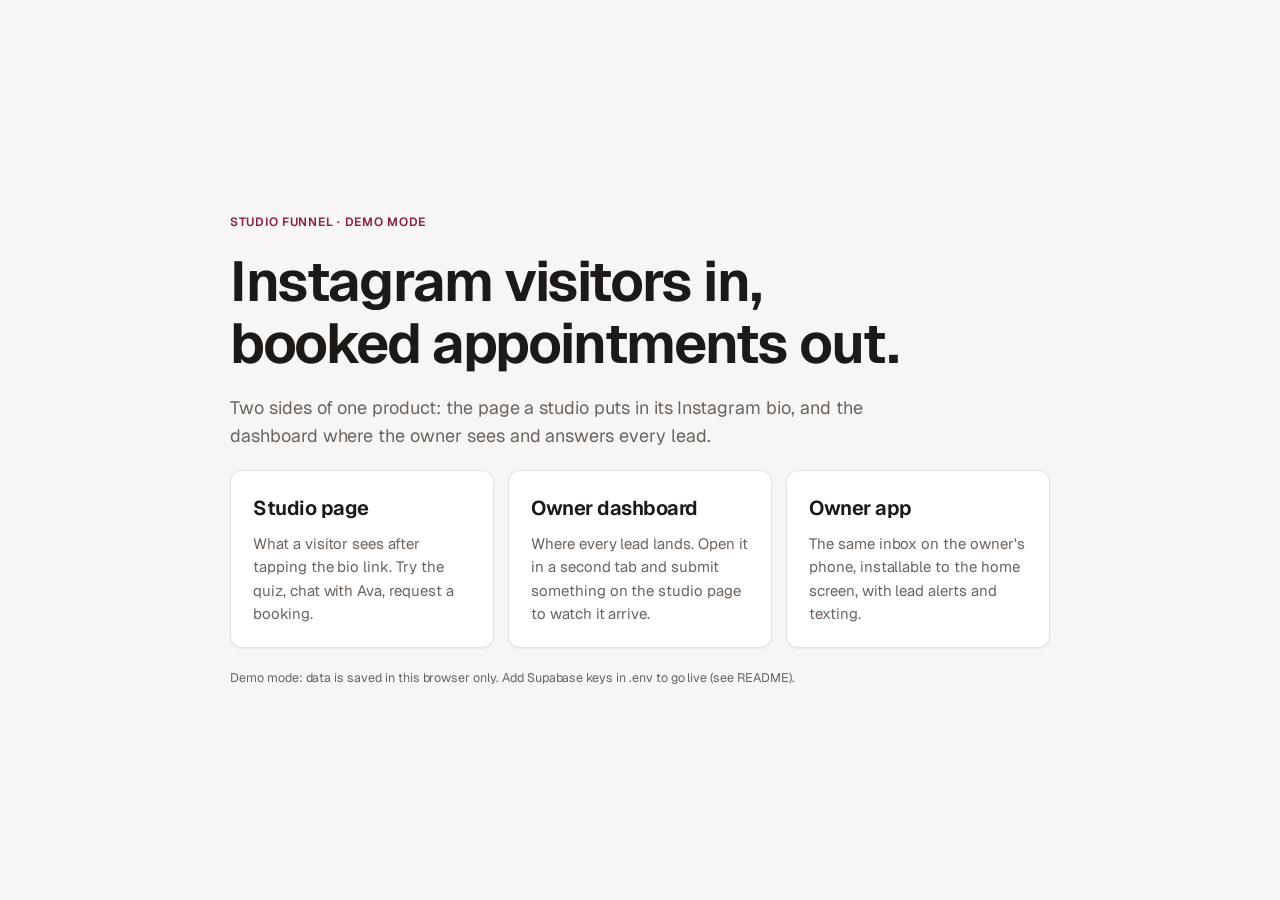
<file: index.html>
<!doctype html>
<html lang="en">
  <head>
    <meta charset="UTF-8" />
    <meta name="viewport" content="width=device-width, initial-scale=1.0, viewport-fit=cover" />
    <meta name="robots" content="noindex" />
<title>Studio Funnel</title>
    <meta name="theme-color" content="#8B1E46" />
    <link rel="manifest" href="/manifest.webmanifest" />
    <link rel="icon" href="/icons/icon-192.png" />
    <link rel="apple-touch-icon" href="/icons/apple-touch-icon.png" />
    <meta name="apple-mobile-web-app-capable" content="yes" />
    <meta name="mobile-web-app-capable" content="yes" />
    <meta name="apple-mobile-web-app-title" content="Leads" />
    <meta name="apple-mobile-web-app-status-bar-style" content="default" />
    <link rel="preconnect" href="https://fonts.googleapis.com" />
    <link rel="stylesheet" href="https://fonts.googleapis.com/css2?family=Geist:wght@300..800&family=Geist+Mono:wght@400;500&display=swap" />
  </head>
  <body>
    <div id="root"></div>
    <link rel="stylesheet" href="/main.css?v=1791547062" /><script type="module" src="/main.js?v=1791547062"></script>
  </body>
</html>
</file>
<file: main.css>
:root{--bg:#f7f6f4;--surface:#fff;--sunk:#f3f1ee;--ink:#1c1917;--muted:#6b635e;--line:#e6e1dc;--accent:#8b1e46;--accent-ink:#fff;--accent-soft:#f7edf1;--gold:#a16207;--good:#15803d;--good-soft:#eaf5ee;--warn:#b45309;--warn-soft:#fdf3e5;--bad:#b91c1c;--bad-soft:#fceded;--ig:#a21caf;--ig-soft:#f9eefb;--meta:#1d4ed8;--meta-soft:#eef3fe;--g:#047857;--g-soft:#eaf6f0;--site:#57534e;--site-soft:#f2f0ed;--t1:#ede9e5;--t2:#e2dcd6;--t3:#f3f0ec;--t4:#d6cfc8;--out-bg:#8b1e46;--out-ink:#fff;--nav-bg:#1c1917;--nav-ink:#e7e5e4;--nav-muted:#a8a29e;--nav-hover:#292524;--nav-line:#2e2a27;--display:"Geist","Inter",system-ui,-apple-system,"Segoe UI",sans-serif;--body:"Geist","Inter",system-ui,-apple-system,"Segoe UI",sans-serif;--mono:"Geist Mono",ui-monospace,"SFMono-Regular",Menlo,monospace;--shadow-sm:0 1px 2px #1010180f;--shadow:0 1px 2px #1010180d,0 4px 12px #1010180f;--shadow-lg:0 12px 40px #10101829;--buncss-light:initial;--buncss-dark: ;color-scheme:light}@media (prefers-color-scheme:dark){:root:not([data-theme=light]){--bg:#0e0c0b;--surface:#171412;--sunk:#1f1b19;--ink:#efebe8;--muted:#a8a09a;--line:#2d2826;--accent:#e07fa2;--accent-ink:#1f0a12;--accent-soft:#2c1620;--gold:#facc15;--good:#4ade80;--good-soft:#10261a;--warn:#fbbf24;--warn-soft:#2a1e0c;--bad:#f87171;--bad-soft:#2b1414;--ig:#e879f9;--ig-soft:#2a1330;--meta:#8ab4ff;--meta-soft:#121e36;--g:#34d399;--g-soft:#0e2620;--site:#d4d4d8;--site-soft:#1f1f25;--t1:#211d1b;--t2:#2a2522;--t3:#1b1816;--t4:#332d2a;--out-bg:#6b1a38;--out-ink:#fbeaf2;--nav-bg:#0a0908;--nav-ink:#e7e5e4;--nav-muted:#a8a29e;--nav-hover:#1c1917;--nav-line:#26221f;--shadow-sm:0 1px 2px #0006;--shadow:0 1px 2px #0006,0 4px 12px #0000004d;--shadow-lg:0 12px 40px #00000080;--buncss-light: ;--buncss-dark:initial;color-scheme:dark}}:root[data-theme=dark]{--bg:#0e0c0b;--surface:#171412;--sunk:#1f1b19;--ink:#efebe8;--muted:#a8a09a;--line:#2d2826;--accent:#e07fa2;--accent-ink:#1f0a12;--accent-soft:#2c1620;--gold:#facc15;--good:#4ade80;--good-soft:#10261a;--warn:#fbbf24;--warn-soft:#2a1e0c;--bad:#f87171;--bad-soft:#2b1414;--ig:#e879f9;--ig-soft:#2a1330;--meta:#8ab4ff;--meta-soft:#121e36;--g:#34d399;--g-soft:#0e2620;--site:#d4d4d8;--site-soft:#1f1f25;--t1:#211d1b;--t2:#2a2522;--t3:#1b1816;--t4:#332d2a;--out-bg:#6b1a38;--out-ink:#fbeaf2;--nav-bg:#0a0908;--nav-ink:#e7e5e4;--nav-muted:#a8a29e;--nav-hover:#1c1917;--nav-line:#26221f;--shadow-sm:0 1px 2px #0006;--shadow:0 1px 2px #0006,0 4px 12px #0000004d;--shadow-lg:0 12px 40px #00000080;--buncss-light: ;--buncss-dark:initial;color-scheme:dark}*{box-sizing:border-box}html,body{margin:0}body{background:var(--bg);color:var(--ink);font-family:var(--body);-webkit-font-smoothing:antialiased;font-size:16px;line-height:1.55}h1,h2,h3{text-wrap:balance;margin:0;line-height:1.1}p{margin:0}button,input,select,textarea{font:inherit;color:inherit}a{color:var(--accent)}img{max-width:100%}:-webkit-any(button,a,input,select,textarea):focus-visible{outline:3px solid var(--accent);outline-offset:2px}:-moz-any(button,a,input,select,textarea):focus-visible{outline:3px solid var(--accent);outline-offset:2px}:is(button,a,input,select,textarea):focus-visible{outline:3px solid var(--accent);outline-offset:2px}[hidden]{display:none!important}.display{font-family:var(--display);font-weight:600}.eyebrow{letter-spacing:.1em;text-transform:uppercase;color:var(--accent);font-size:12px;font-weight:700}.muted{color:var(--muted)}.fine{color:var(--muted);font-size:12px}.stack{display:flex;flex-direction:column;gap:8px}.row{display:flex;flex-wrap:wrap;align-items: center;gap:8px}.sr-only{position:absolute;overflow:hidden;clip:rect(0 0 0 0);white-space:nowrap;width:1px;height:1px}.btn{background:var(--accent);color:var(--accent-ink);cursor:pointer;display:inline-flex;text-decoration:none;text-align:center;border:none;border-radius:999px;justify-content:center;align-items: center;gap:8px;min-height:52px;padding:0 22px;font-size:16px;font-weight:700}.btn.alt{background:var(--surface);color:var(--ink);border:1.5px solid var(--line)}.btn.sm{min-height:40px;padding:0 14px;font-size:14px}.btn.block{width:100%}.btn.danger{background:var(--bad);color:#fff}.btn:disabled{opacity:.55;cursor:not-allowed}.lnk{color:var(--accent);cursor:pointer;text-decoration:none;display:inline-flex;background:0 0;border:none;align-items: center;min-height:44px;padding:8px 0;font-size:15px;font-weight:700}.iconbtn{border:1.5px solid var(--line);background:var(--surface);display:inline-flex;cursor:pointer;border-radius:50%;flex-shrink:0;justify-content:center;align-items: center;width:44px;height:44px}.mark{background:var(--accent);color:var(--accent-ink);display:inline-flex;font-family:var(--display);border-radius:50%;flex-shrink:0;justify-content:center;align-items: center;width:36px;height:36px;font-size:14px;font-weight:600}label.field{display:flex;flex-direction:column;gap:6px;font-size:14px;font-weight:600}.input,input.input,textarea.input,select.input{border:1.5px solid var(--line);background:var(--surface);border-radius:8px;min-height:48px;padding:0 14px;font-size:16px}textarea.input{resize:vertical;min-height:84px;padding:12px 14px}.input:focus{outline:2px solid var(--accent);outline-offset:1px;border-color:var(--accent)}.err{color:var(--bad);font-size:13px;font-weight:600}.chips{display:flex;flex-wrap:wrap;gap:8px}.chip{border:1.5px solid var(--line);background:var(--surface);cursor:pointer;border-radius:999px;min-height:44px;padding:8px 16px;font-size:15px;font-weight:600}.chip.on{border:2px solid var(--accent);background:var(--accent-soft)}.card{background:var(--surface);border:1px solid var(--line);border-radius:10px;padding:16px 18px}.okmark{background:var(--good);color:var(--surface);display:flex;border-radius:50%;justify-content:center;align-items: center;width:64px;height:64px}.line{display:flex;font-variant-numeric:tabular-nums;justify-content:space-between;gap:10px}.tl-row{display:flex;gap:14px;font-size:15px}.tl-row b{color:var(--accent);flex-shrink:0;width:110px;font-size:14px}.home{display:flex;align-items: center;min-height:100vh;padding-block-start:40px;padding-block-end:40px;padding-inline-start:20px;padding-inline-end:20px}.home-in{display:flex;flex-direction:column;gap:20px;max-width:820px;margin:0 auto}.home h1{font-size:clamp(36px,6vw,56px)}.lede{max-width:60ch;font-size:18px}.home-cards{display:grid;grid-template-columns:repeat(3,minmax(0,1fr));gap:14px}@media (max-width:900px){.home-cards{grid-template-columns:repeat(2,minmax(0,1fr))}}@media (max-width:640px){.home-cards{grid-template-columns:minmax(0,1fr)}}.home-card{display:flex;background:var(--surface);border:1.5px solid var(--line);color:var(--ink);text-decoration:none;border-radius:12px;flex-direction:column;gap:8px;padding:22px}.home-card:hover{border-color:var(--accent)}.home-card b{font-size:20px;font-family:var(--display)}.home-card span{color:var(--muted);font-size:15px}.fbar{position:sticky;z-index:5;background:var(--bg);border-bottom:1px solid var(--line);top:0}.fbar .in{display:flex;align-items: center;gap:12px;max-width:1080px;margin:0 auto;padding:10px 20px}.fbar .logo{display:flex;cursor:pointer;background:0 0;border:none;align-items: center;gap:10px;padding:0;font-size:15px;font-weight:700}.fbar .sp{flex:1}.sec{display:flex;flex-direction:column;gap:24px;max-width:1080px;margin:0 auto;padding-block-start:56px;padding-block-end:56px;padding-inline-start:20px;padding-inline-end:20px}.sec h2{font-size:clamp(28px,4vw,40px);font-family:var(--display);font-weight:600}.hero{display:grid;grid-template-columns:minmax(0,1.1fr)minmax(0,.9fr);align-items: center;gap:40px;padding-top:40px}@media (max-width:820px){.hero{grid-template-columns:minmax(0,1fr)}}.hero h1{font-size:clamp(40px,7vw,68px);font-family:var(--display);font-weight:600}.hero h1 em{color:var(--accent);font-style:italic;font-weight:500}.trust{display:flex;color:var(--muted);flex-wrap:wrap;gap:8px 18px;font-size:14px}.trust b{color:var(--ink)}.stars{color:var(--gold);letter-spacing:1px}.photo{background:var(--t2);display:flex;border-radius:14px;align-items: flex-end;max-width:100%;padding:16px}.photo .cap{background:var(--surface);display:flex;border-radius:8px;flex-direction:column;padding:8px 12px;font-size:13px}.goals{display:grid;grid-template-columns:repeat(4,minmax(0,1fr));gap:12px}@media (max-width:820px){.goals{grid-template-columns:repeat(2,minmax(0,1fr))}}.goal{border:1.5px solid var(--line);background:var(--surface);text-align:left;cursor:pointer;display:flex;border-radius:12px;flex-direction:column;justify-content:space-between;gap:10px;min-height:120px;padding:18px}.goal:hover{border-color:var(--accent)}.goal b{font-family:var(--display);font-size:24px;font-weight:600}.goal span{color:var(--muted);font-size:14px}.gal{display:grid;grid-template-columns:repeat(3,minmax(0,1fr));gap:10px}@media (max-width:620px){.gal{grid-template-columns:repeat(2,minmax(0,1fr))}}.gal div{aspect-ratio:1;display:flex;border-radius:10px;flex-direction:column;justify-content:flex-end;padding:12px;font-size:13px;font-weight:700}.gal small{color:var(--muted);font-weight:500}.steps3{display:grid;grid-template-columns:repeat(3,minmax(0,1fr));gap:16px}@media (max-width:820px){.steps3{grid-template-columns:minmax(0,1fr)}}.stp{background:var(--surface);border:1px solid var(--line);display:flex;border-radius:12px;flex-direction:column;gap:8px;padding:22px}.stp .n{background:var(--accent-soft);color:var(--accent);display:flex;border-radius:50%;justify-content:center;align-items: center;width:34px;height:34px;font-weight:700}.prices{background:var(--surface);border:1px solid var(--line);border-radius:12px;padding:4px 20px}.pr{display:flex;border-bottom:1px solid var(--line);justify-content:space-between;align-items:baseline;gap:16px;padding:16px 0}.pr:last-child{border:none}.pr .p{font-variant-numeric:tabular-nums;white-space:nowrap;font-weight:700}.revs{display:grid;grid-template-columns:repeat(3,minmax(0,1fr));gap:14px}@media (max-width:820px){.revs{grid-template-columns:minmax(0,1fr)}}.faqs{display:flex;flex-direction:column;gap:10px;max-width:760px}.faq{background:var(--surface);border:1px solid var(--line);overflow:hidden;border-radius:10px}.faq>button{display:flex;cursor:pointer;text-align:left;background:0 0;border:none;align-items: center;gap:12px;width:100%;min-height:56px;padding:14px 18px;font-weight:700}.faq>button span{flex:1}.faq .a{color:var(--muted);padding:0 18px 16px;font-size:15px}.artist{display:grid;grid-template-columns:minmax(0,.8fr)minmax(0,1.2fr);align-items: center;gap:32px}@media (max-width:820px){.artist{grid-template-columns:minmax(0,1fr)}}.band{background:var(--ink);color:var(--bg)}.band h2{color:var(--bg)}.band .btn{background:var(--bg);color:var(--ink)}.band .btn.alt{color:var(--bg);border-color:var(--bg);background:0 0}.ffoot .sec{color:var(--muted);flex-flow:wrap;gap:24px 48px;padding-block-start:32px;padding-block-end:110px;font-size:14px}.ffoot b{color:var(--ink);display:block}.sticky-cta{position:fixed;z-index:6;padding:10px 16px calc(10px + env(safe-area-inset-bottom,0px));background:var(--bg);border-top:1px solid var(--line);display:flex;bottom:0;left:0;right:0}.sticky-cta .btn{flex:1;min-height:50px}@media (min-width:821px){.sticky-cta{display:none}}.flow{display:flex;flex-direction:column;gap:16px;max-width:560px;margin:0 auto;padding-block-start:20px;padding-block-end:120px;padding-inline-start:20px;padding-inline-end:20px}.fhead{display:flex;align-items: center;gap:12px}.prog{display:flex;flex:1;gap:6px}.prog i{background:var(--line);border-radius:3px;flex:1;height:6px}.prog i.on{background:var(--accent)}.q{font-size:clamp(28px,5vw,36px);font-family:var(--display);font-weight:600}.opt{display:flex;border:1.5px solid var(--line);background:var(--surface);cursor:pointer;text-align:left;border-radius:12px;align-items: center;gap:14px;width:100%;min-height:68px;padding:14px 18px}.opt:hover{border-color:var(--accent)}.opt .t{display:block;font-size:17px;font-weight:700}.opt .d{color:var(--muted);font-size:14px}.opt.on{border:2px solid var(--accent);background:var(--accent-soft)}.box{border:1.5px solid var(--muted);display:flex;border-radius:7px;flex-shrink:0;justify-content:center;align-items: center;width:24px;height:24px}.opt.on .box{background:var(--accent);border-color:var(--accent);color:var(--accent-ink)}.facts{display:grid;grid-template-columns:repeat(3,minmax(0,1fr));gap:8px}.facts .card{padding:12px 14px}.facts b{display:block;font-variant-numeric:tabular-nums;font-size:19px}.facts span{color:var(--muted);font-size:12px}.ba{display:flex;gap:8px}.ba div{aspect-ratio:1;display:flex;border-radius:10px;flex:1;align-items: flex-end;padding:12px;font-size:13px;font-weight:700}.days{display:flex;overflow-x:auto;gap:8px;padding-bottom:4px}.day{border:1.5px solid var(--line);background:var(--surface);cursor:pointer;border-radius:10px;flex-shrink:0;min-width:66px;height:66px;font-size:14px;font-weight:600}.day.on{background:var(--accent);border-color:var(--accent);color:var(--accent-ink)}.times{display:grid;grid-template-columns:repeat(2,minmax(0,1fr));gap:8px}.bub{white-space:pre-line;max-width:85%;padding:12px 16px;font-size:15px}.bub.me{background:var(--accent);color:var(--accent-ink);border-radius:14px 14px 4px;align-self: flex-end}.bub.her{background:var(--surface);border:1px solid var(--line);border-radius:14px 14px 14px 4px}.fab{position:fixed;right:16px;bottom:calc(84px + env(safe-area-inset-bottom,0px));z-index:7;display:flex;border:1.5px solid var(--line);background:var(--surface);cursor:pointer;border-radius:999px;align-items: center;gap:10px;min-height:52px;padding:6px 18px 6px 6px;font-size:15px;font-weight:700;box-shadow:0 6px 24px #22171a29}.fab .mark{width:40px;height:40px}.fab .live{background:var(--good);border-radius:50%;width:9px;height:9px;margin-left:-2px}.fab.low{bottom:calc(16px + env(safe-area-inset-bottom,0px))}@media (min-width:821px){.fab,.fab.low{bottom:24px}}.chat{position:fixed;z-index:9;background:var(--bg);border:1px solid var(--line);display:flex;overflow:hidden;border-radius:14px;flex-direction:column;width:min(420px,100vw - 32px);height:min(680px,100vh - 32px);bottom:16px;right:16px;box-shadow:0 18px 48px #22171a3d}@media (max-width:620px){.chat{border:none;border-radius:0;width:auto;height:auto;inset:0}}.chead{display:flex;border-bottom:1px solid var(--line);background:var(--surface);align-items: center;gap:12px;padding:14px 16px}.chead .who{display:flex;flex-direction:column;flex:1;line-height:1.3}.chead .who span{color:var(--muted);font-size:12px}.cbody{overflow-y:auto;display:flex;flex-direction:column;flex:1;gap:10px;padding:16px}.bot{display:flex;align-items: flex-end;gap:8px}.bot .mark{width:28px;height:28px;font-size:11px}.qrs{display:flex;flex-wrap:wrap;gap:6px;padding-left:36px}.qr{border:1.5px solid var(--accent);background:var(--surface);color:var(--accent);cursor:pointer;border-radius:999px;min-height:40px;padding:6px 14px;font-size:14px;font-weight:700}.cfoot{display:flex;border-top:1px solid var(--line);background:var(--surface);gap:8px;padding:10px 12px}.cfoot .input{border-radius:999px;flex:1;min-width:0;min-height:46px}.send{background:var(--accent);color:var(--accent-ink);cursor:pointer;display:flex;border:none;border-radius:50%;flex-shrink:0;justify-content:center;align-items: center;width:46px;height:46px}.disclose{color:var(--muted);text-align:center;background:var(--surface);padding:0 12px 8px;font-size:11px}.person{display:flex;background:var(--surface);border:1px solid var(--line);border-radius:10px;flex-direction:column;gap:8px;padding:14px 16px}.person .who2{display:flex;align-items: center;gap:12px}.num{font-variant-numeric:tabular-nums;user-select:all;font-weight:700}.shell{display:grid;grid-template-columns:232px minmax(0,1fr);min-height:100vh}.side{background:var(--surface);border-right:1px solid var(--line);display:flex;position:sticky;flex-direction:column;gap:4px;height:100vh;padding:18px 12px;top:0}.brand{display:flex;align-items: center;gap:10px;padding:4px 8px 18px}.brand b{display:block;font-size:14px}.brand span{color:var(--muted);font-size:12px}.nav{display:flex;text-decoration:none;color:var(--muted);position:relative;border-radius:8px;align-items: center;gap:10px;min-height:44px;padding:0 12px;font-weight:600}.nav:hover{background:var(--sunk);color:var(--ink)}.nav.on{background:var(--accent-soft);color:var(--accent)}.nav .cnt{background:var(--accent);color:var(--accent-ink);display:flex;border-radius:999px;justify-content:center;align-items: center;min-width:22px;height:22px;margin-left:auto;padding:0 7px;font-size:12px}.side .foot{background:var(--sunk);color:var(--muted);display:flex;border-radius:8px;flex-direction:column;gap:8px;margin-top:auto;padding:12px;font-size:12px}.dmain{display:flex;flex-direction:column;gap:20px;min-width:0;padding-block-start:24px;padding-block-end:40px;padding-inline-start:24px;padding-inline-end:24px;font-size:15px}.dmain h1{font-family:var(--display);font-size:28px;font-weight:600}.phead{display:flex;flex-wrap:wrap;justify-content:space-between;align-items: flex-end;gap:16px}.badge{background:var(--warn-soft);color:var(--warn);border-radius:999px;padding:4px 10px;font-size:12px;font-weight:700}@media (max-width:860px){.shell{grid-template-columns:minmax(0,1fr)}.side{position:fixed;padding:6px 6px calc(6px + env(safe-area-inset-bottom,0px));border-right:none;border-top:1px solid var(--line);z-index:20;flex-direction:row;justify-content:space-around;height:auto;inset:auto 0 0}.brand,.side .foot{display:none}.nav{flex-direction:column;flex:1;justify-content:center;gap:2px;min-height:52px;padding:4px 6px;font-size:11px}.nav .cnt{position:absolute;min-width:18px;height:18px;margin:0 -26px 0 0;padding:0 5px;font-size:10px;top:2px;right:50%}.dmain{padding-block-start:18px;padding-block-end:96px;padding-inline-start:16px;padding-inline-end:16px}}.tiles{display:grid;grid-template-columns:repeat(4,minmax(0,1fr));gap:12px}@media (max-width:860px){.tiles{grid-template-columns:repeat(2,minmax(0,1fr))}}.tile{background:var(--surface);border:1px solid var(--line);display:flex;border-radius:10px;flex-direction:column;gap:2px;padding:14px 16px}.tile b{font-variant-numeric:tabular-nums;font-size:26px;line-height:1.1}.tile span{color:var(--muted);font-size:13px}.tile.alert{border-color:var(--warn);background:var(--warn-soft)}.tile.alert span{color:var(--warn)}.pill{display:inline-flex;white-space:nowrap;border-radius:999px;align-items: center;padding:2px 9px;font-size:12px;font-weight:700}.pill.ig{background:var(--ig-soft);color:var(--ig)}.pill.meta{background:var(--meta-soft);color:var(--meta)}.pill.g{background:var(--g-soft);color:var(--g)}.pill.site{background:var(--site-soft);color:var(--site)}.pill.kind{background:var(--sunk);border:1px solid var(--line)}.pill.st-new{background:var(--accent-soft);color:var(--accent)}.pill.st-contacted{background:var(--sunk);color:var(--muted);border:1px solid var(--line)}.pill.st-booked{background:var(--good-soft);color:var(--good)}.pill.st-lost{background:var(--bad-soft);color:var(--bad)}.wait{color:var(--warn);font-size:12px;font-weight:700}.filters{display:flex;flex-wrap:wrap;gap:8px}.fchip{border:1.5px solid var(--line);background:var(--surface);cursor:pointer;border-radius:999px;min-height:36px;padding:0 14px;font-size:13px;font-weight:600}.fchip.on{background:var(--ink);border-color:var(--ink);color:var(--bg)}.inbox{display:grid;grid-template-columns:minmax(0,380px)minmax(0,1fr);align-items: start;gap:16px}@media (max-width:1060px){.inbox{grid-template-columns:minmax(0,1fr)}.inbox.open .list,.inbox:not(.open) .detail{display:none}}.list{background:var(--surface);border:1px solid var(--line);overflow:hidden;border-radius:12px}.item{display:flex;border:none;border-bottom:1px solid var(--line);cursor:pointer;text-align:left;text-decoration:none;color:var(--ink);background:0 0;gap:12px;width:100%;padding:14px 16px}.item:last-child{border-bottom:none}.item:hover{background:var(--sunk)}.item.on{background:var(--accent-soft)}.av{background:var(--sunk);border:1px solid var(--line);display:flex;border-radius:50%;flex-shrink:0;justify-content:center;align-items: center;width:40px;height:40px;font-weight:700}.item.isnew .av{background:var(--accent);color:var(--accent-ink);border-color:var(--accent)}.item .mid{display:flex;flex-direction:column;flex:1;gap:4px;min-width:0}.item .l1{display:flex;align-items: center;gap:8px}.item .l1 b{overflow:hidden;text-overflow:ellipsis;white-space:nowrap;flex:1;min-width:0}.item .l1 time{color:var(--muted);flex-shrink:0;font-size:12px}.item .snip{color:var(--muted);overflow:hidden;text-overflow:ellipsis;white-space:nowrap;font-size:13px}.detail{background:var(--surface);border:1px solid var(--line);display:flex;border-radius:12px;flex-direction:column;gap:18px;min-width:0;padding:20px}.dh{display:flex;flex-wrap:wrap;align-items: flex-start;gap:14px}.dh .who{display:flex;flex-direction:column;flex:1;gap:6px;min-width:180px}.dh h2{font-size:24px;font-family:var(--display);font-weight:600}.phone{font-variant-numeric:tabular-nums;user-select:all;font-weight:700}.grid2{display:grid;grid-template-columns:repeat(2,minmax(0,1fr));gap:12px}@media (max-width:620px){.grid2{grid-template-columns:minmax(0,1fr)}}.panel{background:var(--sunk);border:1px solid var(--line);display:flex;border-radius:10px;flex-direction:column;gap:10px;min-width:0;padding:14px 16px}.panel h3{letter-spacing:.08em;text-transform:uppercase;color:var(--muted);font-size:12px}.kv{display:grid;grid-template-columns:110px minmax(0,1fr);gap:4px 10px;margin:0;font-size:14px}.kv dt{color:var(--muted)}.kv dd{margin:0;font-weight:600}.tl{display:flex;border-left:2px solid var(--line);flex-direction:column;margin-left:6px}.ev{position:relative;padding:0 0 14px 18px;font-size:14px}.ev:before{content:"";position:absolute;background:var(--surface);border:2px solid var(--muted);border-radius:50%;width:12px;height:12px;top:5px;left:-7px}.ev.ev-source:before{border-color:var(--accent)}.ev.ev-auto:before,.ev.ev-status:before{border-color:var(--good)}.ev time{display:block;color:var(--muted);font-size:12px}.chatlog{display:flex;background:var(--surface);border:1px solid var(--line);border-radius:8px;flex-direction:column;gap:6px;margin-top:6px;padding:10px}.msg{border-radius:10px;max-width:88%;padding:7px 11px;font-size:13px}.msg.visitor{background:var(--sunk);border:1px solid var(--line);align-self: flex-start}.msg.bot{background:var(--accent-soft);align-self: flex-end}.dcard{background:var(--surface);border:1px solid var(--line);display:flex;border-radius:12px;flex-direction:column;gap:12px;min-width:0;padding:18px}.dcard h2{font-size:18px}.tw{overflow-x:auto}table{border-collapse:collapse;width:100%;min-width:600px;font-size:14px}th{text-align:left;letter-spacing:.06em;text-transform:uppercase;color:var(--muted);border-bottom:1px solid var(--line);padding:10px 12px;font-size:12px;font-weight:700}td{border-bottom:1px solid var(--line);vertical-align:middle;padding:12px}tr:last-child td{border-bottom:none}td.n,th.n{text-align:right;font-variant-numeric:tabular-nums}.frow{display:grid;grid-template-columns:180px minmax(0,1fr)64px;align-items: center;gap:12px;font-size:14px}@media (max-width:620px){.frow{grid-template-columns:110px minmax(0,1fr)52px}}.bar{background:var(--sunk);overflow:hidden;border-radius:8px;height:26px}.bar i{display:block;background:var(--accent);border-radius:8px;height:100%}.frow b{text-align:right;font-variant-numeric:tabular-nums}.conns{display:grid;grid-template-columns:repeat(2,minmax(0,1fr));gap:16px}@media (max-width:980px){.conns{grid-template-columns:minmax(0,1fr)}}.conn-top{display:flex;align-items: center;gap:12px}.conn-top>div{flex:1;min-width:0}.logo2{display:flex;border-radius:8px;flex-shrink:0;justify-content:center;align-items: center;width:44px;height:44px;font-weight:800}.logo2.ig{background:var(--ig-soft);color:var(--ig)}.logo2.meta{background:var(--meta-soft);color:var(--meta)}.logo2.g{background:var(--g-soft);color:var(--g)}.logo2.sms{background:var(--warn-soft);color:var(--warn)}.logo2.link{background:var(--site-soft);color:var(--site)}.status{border-radius:999px;padding:4px 10px;font-size:12px;font-weight:700}.status.on{background:var(--good-soft);color:var(--good)}.status.off{background:var(--sunk);color:var(--muted);border:1px solid var(--line)}.status.next{background:var(--warn-soft);color:var(--warn)}.copy{display:flex;align-items: center;gap:8px}.copy code{overflow-x:auto;white-space:nowrap;background:var(--sunk);border:1px solid var(--line);border-radius:10px;flex:1;min-width:0;padding:8px 10px;font-size:12.5px}.empty{text-align:center;color:var(--muted);padding:40px 20px}.toast{position:fixed;left:50%;bottom:calc(24px + env(safe-area-inset-bottom,0px));z-index:50;background:var(--ink);color:var(--bg);border-radius:10px;max-width:calc(100vw - 32px);padding:12px 18px;font-size:14px;font-weight:600;transform:translate(-50%)}@media (max-width:860px){.toast{bottom:calc(84px + env(safe-area-inset-bottom,0px))}}.login{display:flex;justify-content:center;align-items: center;min-height:100vh;padding:20px}.login form{display:flex;background:var(--surface);border:1px solid var(--line);border-radius:12px;flex-direction:column;gap:14px;width:min(400px,100%);padding:28px}.edit-row{display:grid;grid-template-columns:minmax(0,2fr)minmax(0,1fr)minmax(0,1fr)minmax(0,1fr)44px;align-items: center;gap:8px}@media (max-width:760px){.edit-row{grid-template-columns:minmax(0,1fr)minmax(0,1fr)}}.edit-row .input{min-height:42px;font-size:14px}@media (prefers-reduced-motion:no-preference){.fade{animation:fade .22s ease-out}@keyframes fade{0%{opacity:.4;transform:translateY(6px)}}}.only-narrow{display:none}@media (max-width:1060px){.only-narrow{display:inline-flex}}@media (max-width:820px){.fbar .btn{display:none}}@media (max-width:860px){.nav{flex:1 1 0;min-width:0;font-size:10.5px}.nav>span:not(.cnt){overflow:hidden;text-overflow:ellipsis;white-space:nowrap;max-width:100%}}.pswitch{position:fixed;left:50%;top:calc(8px + env(safe-area-inset-top,0px));z-index:30;display:flex;background:var(--ink);color:var(--bg);border-radius:999px;flex-wrap:wrap;justify-content:center;align-items: center;gap:4px;max-width:calc(100vw - 16px);padding:4px;font-size:13px;transform:translate(-50%);box-shadow:0 6px 20px #0003}.pswitch button{color:var(--bg);cursor:pointer;background:0 0;border:none;border-radius:999px;min-height:34px;padding:0 12px;font-size:13px;font-weight:700}.pswitch button.on{background:var(--bg);color:var(--ink)}.pswitch-label{letter-spacing:.08em;text-transform:uppercase;opacity:.75;padding:0 8px;font-size:11px;font-weight:700}.pswitch-src{display:flex;align-items: center;gap:6px;padding:0 6px 0 10px;font-size:12px;font-weight:600}.pswitch-src select{background:var(--bg);color:var(--ink);border:none;border-radius:999px;min-height:30px;padding:0 8px;font-size:12px}body.sf-preview .fbar,body.sf-preview .dmain,body.sf-preview .home{padding-top:52px}body.sf-preview .side{padding-top:64px}@media (max-width:860px){body.sf-preview .side{padding-top:6px}}.pswitch .sm{display:none}@media (max-width:620px){.pswitch{flex-wrap:nowrap;gap:2px;font-size:12px}.pswitch .lg,.pswitch-label{display:none}.pswitch .sm{display:inline}.pswitch button{padding:0 10px;font-size:12px}.pswitch-src{padding:0 2px 0 4px}.pswitch-src select{max-width:120px}}@media (max-width:480px){.nav-bookings,.nav-report{display:none}}.item .av{position:relative}.item .av .dot{position:absolute;background:var(--good);border:2px solid var(--surface);border-radius:50%;width:12px;height:12px;top:-2px;right:-2px}.item.unread .l1 b{font-weight:800}.unread-tag{color:var(--good)}.thread{display:flex;flex-direction:column;gap:10px}.thread h3{display:flex;flex-wrap:wrap;align-items:baseline;gap:8px}.fu{display:flex;background:var(--sunk);border:1px solid var(--line);color:var(--muted);border-radius:8px;justify-content:space-between;align-items: center;gap:10px;padding:8px 12px;font-size:13px}.fu.active{background:var(--accent-soft);color:var(--ink);border-color:#0000}.fu .lnk{min-height:0;padding:0;font-size:13px}.bubbles{display:flex;overflow-y:auto;flex-direction:column;gap:8px;max-height:420px;padding:4px 2px}.thread.compact .bubbles{max-height:none}.bubbles .bub,.tpl .bub{border-radius:12px;max-width:82%;padding:10px 14px;font-size:14.5px}.bub.in{background:var(--sunk);border:1px solid var(--line);border-bottom-left-radius:6px;align-self: flex-start}.bub.out{background:var(--accent);color:var(--accent-ink);border-bottom-right-radius:6px;align-self: flex-end}.bub.out.failed,.bub.out.blocked{background:var(--bad-soft);color:var(--bad)}.bub .bt{white-space:pre-wrap;overflow-wrap:anywhere}.bub .bm{opacity:.8;margin-top:4px;font-size:11px}.bub.preview{align-self:stretch;max-width:none}.composer{display:flex;flex-direction:column;gap:8px}.composer .quick{display:flex;overflow-x:auto;gap:6px;padding-bottom:2px}.composer .quick .fchip{flex-shrink:0;min-height:32px;font-size:12.5px}.composer .crow{display:flex;align-items: flex-end;gap:8px}.composer textarea{resize:vertical;flex:1;min-width:0;min-height:48px;max-height:160px;font-size:15px}.btn.send{border-radius:50%;flex-shrink:0;width:48px;height:48px;min-height:48px;padding:0}.setup-note{display:flex;border:1.5px dashed var(--line);color:var(--muted);border-radius:8px;flex-wrap:wrap;justify-content:space-between;align-items: center;gap:12px;padding:12px 14px;font-size:14px}.live-alert{position:fixed;top:calc(12px + env(safe-area-inset-top,0px));z-index:60;display:flex;background:var(--surface);border:1px solid var(--line);border-radius:12px;align-items: center;gap:6px;width:min(440px,100vw - 24px);padding:6px 6px 6px 4px;left:50%;transform:translate(-50%);box-shadow:0 12px 32px #0000002e}.live-alert .la-main{display:flex;text-align:left;cursor:pointer;color:var(--ink);background:0 0;border:none;flex:1;align-items: center;gap:12px;min-width:0;padding:8px 10px}.live-alert .la-main>svg{color:var(--accent);flex-shrink:0}.live-alert .la-main span{display:flex;flex-direction:column;min-width:0}.live-alert .la-main span span{color:var(--muted);overflow:hidden;text-overflow:ellipsis;white-space:nowrap;display:block;font-size:13px}@media (prefers-reduced-motion:no-preference){.live-alert{animation:drop .28s ease-out}@keyframes drop{0%{opacity:0;transform:translate(-50%,-16px)}}}body.sf-preview .live-alert{top:56px}.nudge{display:flex;background:var(--accent-soft);border-radius:10px;align-items: center;gap:10px;padding:10px 12px;font-size:14px;font-weight:600}.nudge>span{flex:1;min-width:0}.nudge>svg{color:var(--accent);flex-shrink:0}.nudge .iconbtn{background:0 0;border:none;width:36px;height:36px}.switch{display:flex;border-top:1px solid var(--line);cursor:pointer;position:relative;align-items: center;gap:14px;padding:10px 0}.switch .sw-text{display:flex;flex-direction:column;flex:1;gap:2px;min-width:0;font-size:14.5px}.switch input{position:absolute;opacity:0;cursor:pointer;width:48px;height:28px;margin:0;right:0}.sw-track{background:var(--t4);position:relative;border-radius:999px;flex-shrink:0;width:48px;height:28px;transition:background .15s}.sw-track:after{content:"";position:absolute;background:#fff;border-radius:50%;width:22px;height:22px;transition:transform .15s;top:3px;left:3px;box-shadow:0 1px 3px #00000040}.switch input:checked+.sw-track{background:var(--good)}.switch input:checked+.sw-track:after{transform:translate(20px)}.switch input:focus-visible+.sw-track{outline:3px solid var(--accent);outline-offset:2px}.alert-state{display:flex;flex-wrap:wrap;align-items: center;gap:12px}.tpls{display:flex;border:1px solid var(--line);overflow:hidden;border-radius:10px;flex-direction:column}.tpl{border-bottom:1px solid var(--line)}.tpl:last-child{border-bottom:none}.tpl.open{padding-bottom:14px}.tpl>.stack{padding:0 14px}.tpl-head{display:flex;cursor:pointer;text-align:left;background:0 0;border:none;justify-content:space-between;align-items: center;gap:12px;width:100%;padding:12px 14px}.tpl-head>span:first-child{display:flex;flex-direction:column;gap:2px;font-size:14.5px}.fu-step{display:grid;grid-template-columns:130px minmax(0,1fr)44px;align-items: end;gap:8px}@media (max-width:620px){.fu-step{grid-template-columns:minmax(0,1fr)44px}.fu-step textarea{grid-column:1/-1;grid-row:2}}.svc{display:flex;flex-direction:column}.svc-row{display:grid;grid-template-columns:12px minmax(0,1fr)auto;border-top:1px solid var(--line);align-items: center;gap:4px 12px;padding:10px 0;font-size:14px}.svc-row:first-child{border-top:none}.svc-state{font-size:13px;font-weight:700}.svc-fix{grid-column:2/-1}.svc .dot{border-radius:50%;width:10px;height:10px}.dot.ok{background:var(--good)}.dot.off{background:var(--bad)}.dot.demo{background:var(--warn)}.howto{border:1px solid var(--line);border-radius:8px;padding:10px 14px;font-size:14px}.howto summary{cursor:pointer;min-height:28px;font-weight:700}.howto ol{display:flex;flex-direction:column;gap:6px;padding-left:20px}.howto pre{background:var(--sunk);border:1px solid var(--line);overflow-x:auto;border-radius:10px;padding:10px;font-size:12.5px}.oapp{max-width:560px;min-height:100vh;background:var(--bg);position:relative;min-height:100dvh;margin:0 auto}.omain{padding:calc(16px + env(safe-area-inset-top,0px))16px calc(96px + env(safe-area-inset-bottom,0px));display:flex;flex-direction:column;gap:16px;font-size:15px}.omain h1{font-family:var(--display);font-size:26px;font-weight:600}.omain .grid2,.omain .tiles{grid-template-columns:minmax(0,1fr)}.omain .tiles{grid-template-columns:repeat(2,minmax(0,1fr))}.omain .conns{grid-template-columns:minmax(0,1fr)}.omain .edit-row{grid-template-columns:minmax(0,1fr)minmax(0,1fr)}.omain .fu-step{grid-template-columns:minmax(0,1fr)44px}.omain .fu-step textarea{grid-column:1/-1;grid-row:2}.ohead{display:flex;align-items: center;gap:12px}.ohead .mark{width:44px;height:44px}.otiles{display:grid;grid-template-columns:repeat(3,minmax(0,1fr));gap:10px}.otile{display:flex;background:var(--surface);border:1px solid var(--line);text-align:left;font:inherit;color:var(--ink);border-radius:10px;flex-direction:column;gap:2px;padding:14px 12px}button.otile{cursor:pointer}.otile b{font-family:var(--display);font-size:28px;line-height:1}.otile span{color:var(--muted);font-size:12.5px;font-weight:600}.otile.hot{background:var(--accent);border-color:var(--accent);color:var(--accent-ink)}.otile.hot span{color:var(--accent-ink);opacity:.9}.osec{display:flex;flex-direction:column;gap:10px}.osec h2{letter-spacing:.08em;text-transform:uppercase;color:var(--muted);font-size:13px}.caught{background:var(--good-soft);color:var(--good);border-radius:10px;padding:18px;font-size:14px;font-weight:600}.otabs{position:fixed;z-index:20;display:flex;background:var(--surface);border-top:1px solid var(--line);padding:6px 4px calc(6px + env(safe-area-inset-bottom,0px));width:min(560px,100%);bottom:0;left:50%;transform:translate(-50%)}.otab{display:flex;text-decoration:none;color:var(--muted);border-radius:8px;flex-direction:column;flex:1 1 0;justify-content:center;align-items: center;gap:2px;min-width:0;min-height:52px;font-size:11.5px;font-weight:700}.otab.on{color:var(--accent)}.otab .oi{position:relative;display:inline-flex}.otab .cnt{position:absolute;background:var(--accent);color:var(--accent-ink);display:flex;border-radius:999px;justify-content:center;align-items: center;min-width:18px;height:18px;padding:0 5px;font-size:10.5px;top:-6px;left:14px}.oback{align-self: flex-start}.app-detail{display:flex;background:0 0;border:none;flex-direction:column;gap:14px;padding:0}.filters.scroll{overflow-x:auto;flex-wrap:nowrap;padding-bottom:2px}.filters.scroll .fchip{flex-shrink:0}.install{display:flex;background:var(--surface);border:1px solid var(--line);border-radius:10px;align-items: flex-start;gap:12px;padding:12px}.install img{border-radius:10px;flex-shrink:0}.install .iconbtn{background:0 0;border:none;width:36px;height:36px}.ios-steps{display:flex;flex-direction:column;gap:4px;margin:6px 0 0;padding-left:18px;font-size:13.5px}.menu{display:flex;background:var(--surface);border:1px solid var(--line);overflow:hidden;border-radius:10px;flex-direction:column}.mrow{display:flex;border:none;border-bottom:1px solid var(--line);color:var(--ink);text-decoration:none;text-align:left;cursor:pointer;font:inherit;background:0 0;align-items: center;gap:14px;min-height:60px;padding:14px 16px}.mrow:last-child{border-bottom:none}.mrow>svg{color:var(--accent);flex-shrink:0}.mrow>span{display:flex;flex-direction:column;gap:2px;min-width:0}.oapp .toast{bottom:calc(84px + env(safe-area-inset-bottom,0px))}body.sf-preview .omain{padding-top:60px}@media (min-width:561px){.oapp{border-inline:1px solid var(--line)}}.cbanner{display:flex;border-radius:10px;align-items: center;gap:10px;padding:10px 12px 10px 16px;font-size:14px;font-weight:600}.cbanner span{flex:1;min-width:0}.cbanner.ok{background:var(--good-soft);color:var(--good)}.cbanner.bad{background:var(--bad-soft);color:var(--bad)}.cbanner .iconbtn{color:inherit;background:0 0;border:none;width:36px;height:36px}.cprogress{display:flex;align-items: center;gap:12px;font-size:14px}.cprogress .bar{background:var(--sunk);border:1px solid var(--line);overflow:hidden;border-radius:999px;flex:1;max-width:260px;height:8px}.cprogress .bar i{display:block;background:var(--good);border-radius:999px;height:100%;transition:width .3s}.cstack{display:grid;grid-template-columns:repeat(3,minmax(0,1fr));align-items: start;gap:16px}@media (max-width:1180px){.cstack{grid-template-columns:minmax(0,1fr)}}.omain .cstack{grid-template-columns:minmax(0,1fr)}.connector{gap:14px}.connector.is-on{border-color:color-mix(in srgb,var(--good)35%,var(--line))}.pitch{display:flex;flex-direction:column;gap:6px;margin:0;padding-left:18px;font-size:14.5px}.connect-btn{min-height:50px;font-size:16px}.attn{display:flex;background:var(--warn-soft);color:var(--warn);border-radius:8px;flex-wrap:wrap;justify-content:space-between;align-items: center;gap:10px;padding:10px 12px;font-size:13.5px;font-weight:600}.attn span{flex:1;min-width:200px}.kv-live{display:grid;grid-template-columns:auto minmax(0,1fr);background:var(--good-soft);border-radius:8px;gap:4px 14px;padding:10px 12px;font-size:13.5px}.kv-live span{color:var(--muted)}.kv-live b{color:var(--good)}.kwords{display:flex;flex-wrap:wrap;align-items: center;gap:6px}.kw{display:inline-flex;background:var(--ig-soft);color:var(--ig);letter-spacing:.03em;border-radius:999px;align-items: center;gap:4px;min-height:34px;padding:0 4px 0 12px;font-size:13px;font-weight:800}.kw button{color:inherit;cursor:pointer;background:0 0;border:none;border-radius:50%;width:28px;height:28px;font-size:17px;line-height:1}.kw-add{display:flex;gap:6px}.kw-add .input{width:110px;min-height:34px;padding:0 10px;font-size:13px}.try{display:flex;border-top:1px dashed var(--line);flex-wrap:wrap;align-items: center;gap:8px;padding-top:10px}.lrow{display:flex;background:var(--sunk);border:1px solid var(--line);border-radius:10px;flex-wrap:wrap;justify-content:space-between;align-items: center;gap:10px;padding:8px 12px;font-size:14px}.lrow>span:first-child{min-width:0}.grev{display:flex;align-items:baseline;gap:10px}.gstar{font-family:var(--display);color:var(--gold);font-size:26px;font-weight:600}.rquote{border-left:3px solid var(--line);background:var(--sunk);border-radius:0 10px 10px 0;margin:0;padding:10px 12px;font-size:14px}.rquote cite{display:block;color:var(--muted);margin-top:4px;font-size:12px;font-style:normal}.gstats{display:grid;grid-template-columns:repeat(3,minmax(0,1fr));gap:8px}.gstats div{background:var(--sunk);border:1px solid var(--line);display:flex;border-radius:8px;flex-direction:column;padding:10px}.gstats b{font-family:var(--display);font-size:22px}.gstats span{color:var(--muted);font-size:12px;font-weight:600}.sheet-wrap{position:fixed;z-index:70;display:flex;background:#140c0f73;justify-content:center;align-items: center;padding:16px;inset:0}.sheet{background:var(--surface);display:flex;border-radius:14px;flex-direction:column;gap:14px;width:min(420px,100%);padding:22px;box-shadow:0 20px 60px #0000004d}.sheet h2{font-family:var(--display);font-size:24px}@media (max-width:560px){.sheet-wrap{align-items: flex-end;padding:0}.sheet{padding-bottom:calc(22px + env(safe-area-inset-bottom,0px));border-radius:16px 16px 0 0}}.others>summary{cursor:pointer;list-style:none;display:flex;flex-direction:column;gap:2px}.others>summary::-webkit-details-marker{display:none}.others>summary h2:after{content:" ›";color:var(--muted)}.others[open]>summary h2:after{content:" ⌄"}.connect-card{display:flex;border:1.5px dashed color-mix(in srgb,var(--accent)45%,var(--line));background:var(--surface);text-align:left;cursor:pointer;color:var(--ink);font:inherit;border-radius:10px;align-items: center;gap:12px;padding:14px}.bub.in.ch-instagram{border-color:var(--ig-soft)}.connector textarea,.connector .input{font-weight:400}body{font-feature-settings:"ss01","cv11";letter-spacing:-.003em;text-rendering:optimizeLegibility;font-size:15px;line-height:1.55}h1,h2,h3,.display,.q,.hero h1,.sec h2,.dmain h1,.omain h1,.dh h2,.home-card b,.goal b,.sheet h2{font-family:var(--display);letter-spacing:-.025em;font-weight:650}h3{letter-spacing:-.01em}.eyebrow{letter-spacing:.06em;font-size:12px;font-weight:600}.fine{font-size:12.5px}:-webkit-any(button,a,input,select,textarea,summary):focus-visible{outline:2px solid var(--accent);outline-offset:2px}:-moz-any(button,a,input,select,textarea,summary):focus-visible{outline:2px solid var(--accent);outline-offset:2px}:is(button,a,input,select,textarea,summary):focus-visible{outline:2px solid var(--accent);outline-offset:2px}.tile b,.otile b,.gstats b,.facts b,.num,.phone,td.n,.frow b,.cnt,.gstar,.pr .p{font-variant-numeric:tabular-nums}.btn{box-shadow:var(--shadow-sm);border-radius:10px;min-height:44px;padding:0 18px;transition:background .15s,border-color .15s,box-shadow .15s,transform 50ms;font-size:15px;font-weight:600}.btn:hover:not(:disabled){background:color-mix(in srgb,var(--accent)88%,var(--ink))}.btn:active:not(:disabled){transform:translateY(1px)}.btn.alt{border:1px solid var(--line);background:var(--surface);color:var(--ink)}.btn.alt:hover:not(:disabled){background:var(--sunk);border-color:color-mix(in srgb,var(--line)60%,var(--muted))}.btn.sm{border-radius:8px;min-height:36px;padding:0 12px;font-size:13.5px}.lnk{font-size:14px;font-weight:600}.lnk:hover{text-decoration:underline;text-underline-offset:3px}.iconbtn{border:1px solid var(--line);box-shadow:var(--shadow-sm);border-radius:10px}.mark{letter-spacing:-.02em;border-radius:10px;font-weight:700}label.field{color:var(--ink);font-size:13px;font-weight:550}.input,input.input,textarea.input,select.input{border:1px solid var(--line);box-shadow:var(--shadow-sm);border-radius:8px;min-height:44px;transition:border-color .15s,box-shadow .15s;font-size:16px}.input:hover{border-color:color-mix(in srgb,var(--line)50%,var(--muted))}.input:focus{outline:none;border-color:var(--accent);box-shadow:0 0 0 3px color-mix(in srgb,var(--accent)18%,transparent)}.chip{border:1px solid var(--line);box-shadow:var(--shadow-sm);border-radius:8px;min-height:44px;font-size:14.5px;font-weight:550}.chip.on{border:1px solid var(--accent);background:var(--accent-soft);color:var(--accent);box-shadow:0 0 0 1px var(--accent)inset}.fchip{border:1px solid var(--line);border-radius:8px;min-height:32px;padding:0 12px;font-size:13px;font-weight:550}.fchip.on{background:var(--ink);border-color:var(--ink);color:var(--surface)}.card,.stp,.prices,.faq,.person,.home-card,.tile,.dcard,.list,.detail,.otile,.menu,.install,.connect-card{box-shadow:var(--shadow-sm)}.home-card{border:1px solid var(--line);transition:border-color .15s,box-shadow .15s}.home-card:hover{box-shadow:var(--shadow)}.pill,.status,.badge{border-radius:6px;padding:2px 8px;font-size:12px;font-weight:600;line-height:1.6}.pill.kind{background:var(--surface)}.wait{font-weight:600}.fbar{background:color-mix(in srgb,var(--bg)85%,transparent);backdrop-filter:saturate(1.4)blur(10px);-webkit-backdrop-filter:saturate(1.4)blur(10px)}.sec{gap:28px;padding-block-start:64px;padding-block-end:64px}.sec h2{font-size:clamp(26px,3.4vw,36px)}.hero h1{letter-spacing:-.035em;font-size:clamp(36px,5.6vw,60px);line-height:1.04}.hero h1 em{color:var(--accent);font-style:normal;font-weight:650}.photo{border:1px solid var(--line);box-shadow:var(--shadow);border-radius:16px}.photo .cap{border:1px solid var(--line);box-shadow:var(--shadow-sm)}.goal{border:1px solid var(--line);box-shadow:var(--shadow-sm);border-radius:12px;transition:border-color .15s,box-shadow .15s,transform .15s}.goal:hover{box-shadow:var(--shadow);transform:translateY(-1px)}.goal b{font-size:20px}.stp .n{border-radius:8px;font-size:14px}.opt{border:1px solid var(--line);box-shadow:var(--shadow-sm);border-radius:12px;min-height:64px;transition:border-color .15s,box-shadow .15s}.opt:hover{box-shadow:var(--shadow)}.opt .t{font-size:16px;font-weight:600}.opt.on{border:1px solid var(--accent);box-shadow:0 0 0 1px var(--accent)inset,var(--shadow-sm)}.box{border:1px solid color-mix(in srgb,var(--muted)60%,var(--line));border-radius:6px}.q{font-size:clamp(26px,4.4vw,32px);line-height:1.15}.prog i{border-radius:2px;height:4px}.day{border:1px solid var(--line);box-shadow:var(--shadow-sm);border-radius:10px}.fab{border:1px solid var(--line);box-shadow:var(--shadow-lg);font-weight:600}.chat{box-shadow:var(--shadow-lg);border-radius:16px}.qr{border:1px solid color-mix(in srgb,var(--accent)45%,var(--line));border-radius:8px;min-height:36px;font-weight:600}.cfoot .input,.send{border-radius:10px}.band{color:#f4f4f5;background:#16161a}.band h2{color:#f4f4f5}.band .btn{color:#16161a;background:#f4f4f5}.band .btn.alt{color:#f4f4f5;background:0 0;border-color:#3a3a42}.band .muted{color:#a1a1aa}.shell{grid-template-columns:248px minmax(0,1fr)}.side{background:var(--surface);gap:2px;padding:14px 10px}.brand{border-bottom:1px solid var(--line);margin-bottom:6px;padding:6px 8px 14px}.brand .mark{width:32px;height:32px;font-size:12px}.brand b{letter-spacing:-.01em;font-size:13.5px;font-weight:650}.navlabel{letter-spacing:.06em;text-transform:uppercase;color:var(--muted);padding:14px 10px 6px;font-size:11px;font-weight:600}.nav{color:color-mix(in srgb,var(--ink)78%,var(--muted));border-radius:8px;gap:10px;min-height:34px;padding:0 10px;font-size:14px;font-weight:500}.nav svg{color:var(--muted);width:17px;height:17px}.nav:hover{background:var(--sunk);color:var(--ink)}.nav.on{background:var(--sunk);color:var(--ink);box-shadow:inset 0 0 0 1px var(--line);font-weight:600}.nav.on svg{color:var(--accent)}.nav .cnt{background:var(--accent);color:var(--accent-ink);border-radius:6px;min-width:20px;height:20px;padding:0 6px;font-size:11.5px;font-weight:600}.side .foot{border:1px solid var(--line);background:var(--bg);border-radius:10px}.dmain{gap:20px;max-width:1440px;padding-block-start:28px;padding-block-end:48px;padding-inline-start:32px;padding-inline-end:32px;font-size:14.5px}.dmain h1{font-size:24px}.phead p.muted{font-size:14px}@media (max-width:860px){.shell{grid-template-columns:minmax(0,1fr)}.navlabel{display:none}.nav{box-shadow:none;min-height:52px;font-size:10.5px;font-weight:600}.nav.on{color:var(--accent);box-shadow:none;background:0 0}.nav .cnt{border-radius:999px}.side{background:color-mix(in srgb,var(--surface)92%,transparent);backdrop-filter:blur(12px);-webkit-backdrop-filter:blur(12px)}.dmain{padding-block-start:18px;padding-block-end:96px;padding-inline-start:16px;padding-inline-end:16px}}.tiles{gap:12px}.tile{border-radius:12px;flex-direction:column-reverse;justify-content:flex-end;gap:6px;padding:14px 16px 16px}.tile span{color:var(--muted);font-size:12.5px;font-weight:550}.tile b{letter-spacing:-.03em;font-size:28px;font-weight:650}.tile.alert{background:var(--surface);border-color:var(--line);box-shadow:inset 3px 0 0 var(--warn),var(--shadow-sm)}.tile.alert b{color:var(--warn)}.tile.alert span{color:var(--muted)}.inbox{grid-template-columns:minmax(0,360px)minmax(0,1fr);gap:14px}.list{border-radius:12px}.item{gap:11px;padding:12px 14px}.item.on{background:var(--sunk);box-shadow:inset 2px 0 0 var(--accent)}.av{border-radius:50%;width:34px;height:34px;font-size:13px;font-weight:600}.item.isnew .av{background:var(--accent-soft);color:var(--accent);border-color:color-mix(in srgb,var(--accent)30%,var(--line))}.item .l1 b{font-size:14px;font-weight:600}.item .snip{font-size:13px}.detail{border-radius:12px;gap:18px;padding:22px 24px}.dh h2{font-size:22px}.panel{background:var(--surface);border-radius:10px}.panel h3,.thread h3{font-family:var(--body);letter-spacing:.06em;text-transform:uppercase;color:var(--muted);font-size:12px;font-weight:600}.kv{grid-template-columns:120px minmax(0,1fr);gap:6px 12px;font-size:13.5px}.kv dd{font-weight:550}.ev:before{width:10px;height:10px;top:6px;left:-6px}.dcard{border-radius:12px;padding:20px}.dcard h2{letter-spacing:-.015em;font-size:16px;font-weight:650}th{letter-spacing:.05em;background:var(--sunk);font-size:11.5px;font-weight:600}.bar{border-radius:6px;height:22px}.bar i{border-radius:6px}.logo2{border-radius:10px;width:40px;height:40px;font-size:13px}.copy code{font-family:var(--mono);border-radius:8px;font-size:12px}code,pre{font-family:var(--mono)}.toast{box-shadow:var(--shadow-lg);border-radius:10px;font-weight:550}.login form{box-shadow:var(--shadow);border-radius:14px;padding:32px}.live-alert{box-shadow:var(--shadow-lg);border-radius:12px}.nudge{border:1px solid color-mix(in srgb,var(--accent)25%,var(--line));border-radius:10px;font-weight:550}.cbanner{border-radius:10px;font-weight:550}.attn{border-radius:8px}.bubbles .bub,.tpl .bub{border-radius:14px;font-size:14px}.bub.in{border-bottom-left-radius:4px}.bub.out{border-bottom-right-radius:4px}.fu{border-radius:8px}.btn.send{border-radius:10px;width:44px;height:44px;min-height:44px}.setup-note{border:1px dashed var(--line);border-radius:10px}.composer .quick .fchip{min-height:30px}.sw-track{width:40px;height:24px}.sw-track:after{width:18px;height:18px}.switch input:checked+.sw-track:after{transform:translate(16px)}.switch input{width:40px;height:24px}.kw{border-radius:6px;min-height:30px;font-size:12.5px;font-weight:650}.lrow,.gstats div,.rquote{border-radius:8px}.gstats b{font-size:20px;font-weight:650}.gstar{font-size:24px;font-weight:650}.connector.is-on{border-color:var(--line);box-shadow:inset 0 3px 0 var(--good),var(--shadow-sm)}.sheet{box-shadow:var(--shadow-lg);border-radius:16px}.sheet h2{font-size:20px}.omain h1,.ohead h1{font-size:24px}.otile{border-radius:12px;padding:12px}.otile b{letter-spacing:-.03em;font-size:24px;font-weight:650}.otile span{font-weight:550}.otile.hot{box-shadow:var(--shadow)}.osec h2{font-family:var(--body);letter-spacing:.06em;font-size:12px;font-weight:600}.otabs{background:color-mix(in srgb,var(--surface)92%,transparent);backdrop-filter:blur(12px);-webkit-backdrop-filter:blur(12px)}.otab{font-size:11px;font-weight:600}.otab .cnt{border-radius:999px}.menu,.install{border-radius:12px}.caught{border-radius:12px;font-weight:550}.connect-card{border:1px dashed color-mix(in srgb,var(--accent)40%,var(--line));border-radius:12px}@media (pointer:fine){.btn.sm{min-height:34px}.iconbtn{width:36px;height:36px}.input,input.input,select.input{min-height:40px;font-size:14.5px}textarea.input{font-size:14.5px}.chip{min-height:40px}.fchip{min-height:30px}.lnk{min-height:32px}}.detail{container-type:inline-size}@container (width<=680px){.detail .grid2{grid-template-columns:minmax(0,1fr)}}.bub.out{background:var(--out-bg);color:var(--out-ink)}.bub.out.failed,.bub.out.blocked{background:var(--bad-soft);color:var(--bad)}@media (min-width:861px){.side{background:var(--nav-bg);border-right-color:var(--nav-line)}.brand{border-bottom-color:var(--nav-line)}.brand b{color:var(--nav-ink)}.brand span,.navlabel{color:var(--nav-muted)}.nav{color:var(--nav-ink);opacity:.82}.nav svg{color:var(--nav-muted)}.nav:hover{background:var(--nav-hover);color:var(--nav-ink);opacity:1}.nav.on{background:var(--nav-hover);color:#fff;opacity:1;box-shadow:inset 2px 0 0 var(--accent-on-dark,#e07fa2)}.nav.on svg{color:#e07fa2}.nav .cnt{color:#1f0a12;background:#e07fa2}.side .foot{background:var(--nav-hover);border-color:var(--nav-line);color:var(--nav-muted)}.side .foot a,.side .foot .lnk{color:#e9a6bf}.side :focus-visible{outline-color:#e07fa2}}.pv-ribbon{background:var(--ink);color:var(--surface);text-align:center;letter-spacing:.01em;padding:7px 16px;font-size:12.5px}.pv-ribbon b{font-weight:650}body.tour-dark{color:#f5f2f0;background:#0e0d10}.tour{--t-bg:#0e0d10;--t-surface:#17151a;--t-ink:#f5f2f0;--t-ink2:#c9c2c6;--t-muted:#9a9196;--t-line:#2b272e;--t-rose:#e8709c;--t-on-rose:#16090f;color:var(--t-ink);background:var(--t-bg);display:flex;flex-direction:column;gap:72px;max-width:none;margin:0;padding:0 0 72px;font-family:Inter,Helvetica Neue,Arial,sans-serif}.tour h1,.tour h2,.tour h3{color:var(--t-ink);letter-spacing:-.02em;font-family:Outfit,Helvetica Neue,Arial,sans-serif}.tour>*{width:min(1180px,100% - 48px);margin-inline-start:auto;margin-inline-end:auto}.tour-hero{text-align:center;display:flex;border-bottom:1px solid var(--t-line);background:linear-gradient(135deg,#3a1426,#1b1419 70%);flex-direction:column;align-items: center;gap:18px;width:100%;max-width:none;margin:0;padding:72px 24px 64px}.tour-pill{display:inline-flex;border:1px solid var(--t-line);background:var(--t-surface);color:var(--t-ink2);letter-spacing:.1em;text-transform:uppercase;border-radius:999px;align-items: center;gap:10px;padding:8px 16px;font-size:12.5px;font-weight:600}.tour-pill:before{content:"";background:var(--t-rose);border-radius:50%;width:7px;height:7px}.tour-hero h1{max-width:16ch;margin:0;font-size:clamp(36px,5.6vw,66px);font-weight:700;line-height:1.06}.tour-hero h1 em{color:var(--t-rose);font-style:normal}.tour-hero p{color:var(--t-ink2);max-width:60ch;margin:0;font-size:18px}.tour-sec{display:flex;flex-direction:column;gap:24px}.tour-head{display:flex;align-items: flex-start;gap:16px}.tour-head>div{display:flex;flex-direction:column;flex:1;gap:8px;min-width:0}.tour-step{letter-spacing:.1em;text-transform:uppercase;color:var(--t-rose);font-size:12.5px;font-weight:600}.tour-head h2{margin:0;font-size:clamp(26px,3.2vw,38px);font-weight:700;line-height:1.12}.tour-head p{color:var(--t-ink2);max-width:62ch;margin:0;font-size:16.5px;line-height:1.6}.tour-num{background:var(--t-rose);color:var(--t-on-rose);display:inline-flex;border-radius:50%;flex-shrink:0;justify-content:center;align-items: center;width:40px;height:40px;margin-top:2px;font-family:Outfit,sans-serif;font-weight:700}.tour-open{color:var(--t-ink2);white-space:nowrap;text-decoration:none;border:1px solid var(--t-line);background:var(--t-surface);border-radius:999px;align-self: flex-start;padding:8px 14px;font-size:14px;font-weight:500}.tour-open:hover{color:var(--t-rose);border-color:var(--t-rose)}.tour-browser{overflow:hidden;background:#f7f6f4;border:1px solid #3a3540;border-radius:14px;box-shadow:0 50px 100px -40px #000000d9,0 0 0 6px #ffffff0a}.tour-bar{display:flex;background:#ece8e4;border-bottom:1px solid #ddd7d1;align-items: center;gap:7px;height:38px;padding:0 14px}.tour-bar i{background:#cfc7c0;border-radius:50%;width:11px;height:11px}.tour-bar span{color:#6b635e;background:#fff;border-radius:6px;margin-left:12px;padding:3px 12px;font-size:13px}.tour-frame{display:block;pointer-events:none;background:#f7f6f4;border:0;width:100%;height:760px}.tour-frame.tall{height:1500px}.tour-phone-sec{border:1px solid var(--t-line);background:linear-gradient(225deg,#3a1426,#1b1419 65%);border-radius:24px;flex-direction:row;align-items: center;gap:56px;padding:56px}.tour-phone-sec .tour-head{flex:1}.tour-points{display:flex;color:var(--t-ink2);flex-direction:column;gap:6px;margin:8px 0 4px;padding-left:20px}.tour-phone{background:#000;border:1px solid #3a3540;border-radius:48px;flex-shrink:0;width:380px;padding:12px;box-shadow:0 30px 80px -20px #e8709c40}.tour-phone .tour-frame{border-radius:36px;height:780px}.tour-works{text-align:center;display:flex;border:1px solid var(--t-line);background:var(--t-surface);border-radius:20px;flex-direction:column;align-items: center;gap:12px;padding:40px 24px}.tour-works h3{margin:0;font-size:26px;font-weight:700}.tour-works p{color:var(--t-ink2);margin:0}.tour-chips{display:flex;flex-wrap:wrap;justify-content:center;gap:8px;margin-top:6px}.tour-chips span{border:1px solid var(--t-line);color:var(--t-ink2);background:var(--t-bg);border-radius:999px;padding:6px 12px;font-size:14px}.tour-foot{text-align:center;border:1px solid var(--t-line);background:linear-gradient(135deg,#3a1426,#1b1419 70%);border-radius:24px;padding:56px 24px}.tour-foot h2{margin:0 0 10px;font-size:clamp(28px,3.6vw,42px);font-weight:700}.tour-foot p{color:var(--t-ink2);max-width:52ch;margin:0 auto}@media (max-width:760px){.tour{gap:48px;padding-bottom:56px}.tour>*{width:calc(100% - 32px)}.tour-hero{width:100%;padding:48px 16px 44px}.tour-head{flex-wrap:wrap}.tour-head>div{flex:calc(100% - 56px)}.tour-head .tour-open{margin-left:56px}.tour-frame{height:640px}.tour-frame.tall{height:1200px}.tour-phone-sec{flex-direction:column;align-items:stretch;gap:28px;padding:28px 20px}.tour-phone{border-radius:40px;width:100%;max-width:340px;margin:0 auto;padding:10px}.tour-phone .tour-frame{border-radius:30px;height:680px}}.photo.has-media{box-shadow:none;background:0 0;border:0;flex-direction:column;align-items:stretch;gap:10px;padding:0;aspect-ratio:auto!important}.photo.has-media .media{display:block;aspect-ratio:1;object-fit:cover;box-shadow:var(--shadow);border-radius:16px;width:100%}.photo.has-media .cap{box-shadow:none;background:0 0;border:0;padding:0 2px}.gal figure.ex{display:flex;flex-direction:column;gap:8px;min-width:0;margin:0}.ex .media{display:block;aspect-ratio:1;object-fit:cover;background:var(--sunk);border-radius:10px;width:100%}.ex figcaption{display:flex;flex-direction:column;padding:0 2px;font-size:13px;line-height:1.35}.ex figcaption small{color:var(--muted);font-size:12px;font-weight:500}.gal .ex-slot{aspect-ratio:1;border:1.5px dashed var(--line);display:flex;text-align:center;color:var(--muted);border-radius:10px;justify-content:center;align-items: center;padding:16px;font-size:13px;font-weight:600}figure.ex.wide{max-width:520px;margin:0}.chat-media{display:grid;grid-template-columns:repeat(3,minmax(0,1fr));gap:6px;margin:4px 0 2px 44px}.cm-item{cursor:pointer;display:flex;text-align:left;background:0 0;border:0;flex-direction:column;gap:3px;min-width:0;padding:0}.cm-item .media{aspect-ratio:1;object-fit:cover;display:block;border-radius:8px;width:100%}.cm-item span{color:var(--muted);white-space:nowrap;overflow:hidden;text-overflow:ellipsis;font-size:10.5px}.cm-big{position:fixed;z-index:90;display:flex;cursor:zoom-out;background:#0c0a09e0;flex-direction:column;justify-content:center;align-items: center;gap:12px;padding:20px;inset:0}.cm-big .media{object-fit:contain;border-radius:12px;max-width:min(92vw,640px);max-height:78vh}.cm-big p{color:#fff;text-align:center;max-width:520px;font-size:14px}.photo-list{display:flex;flex-direction:column;gap:10px;margin:12px 0}.photo-row{display:flex;border:1px solid var(--line);background:var(--surface);border-radius:10px;align-items: center;gap:12px;padding:10px}.photo-row .thumb{object-fit:cover;background:var(--sunk);border-radius:8px;flex-shrink:0;width:84px;height:84px}.photo-row .iconbtn{width:34px;height:34px;font-size:15px}.photo-row .iconbtn:disabled{opacity:.35}label.upload{cursor:pointer;align-self: flex-start;margin:10px 0 6px}.legal{display:flex;flex-direction:column;gap:14px;max-width:720px;margin:0 auto;padding:32px 20px 64px}.legal h1{font-size:clamp(30px,5vw,40px)}.legal h2{margin-top:10px;font-size:19px}.legal ul{display:flex;flex-direction:column;gap:6px;padding-left:20px}.legal-nav{display:flex;gap:16px;font-size:14px;font-weight:600}.legal-nav a{color:var(--accent)}.legal-contact{border-top:1px solid var(--line);margin-top:18px;padding-top:14px}.logo2.cal{background:var(--meta-soft);color:var(--meta);font-size:15px}.live-note{display:flex;color:var(--muted);align-items: center;gap:8px;margin:0;font-size:13px}.live-dot{background:var(--good);box-shadow:0 0 0 3px var(--good-soft);border-radius:50%;flex-shrink:0;width:8px;height:8px}.cal-row{cursor:pointer}.cal-row input{accent-color:var(--accent);margin-right:6px}.tool-note{background:var(--sunk);border:1px solid var(--line);border-radius:8px;margin:0;padding:10px 12px}.hours-ed{border-top:1px solid var(--line);margin-top:4px;padding-top:14px}.book-bar{display:flex;background:var(--good-soft);border:1px solid var(--line);border-radius:8px;flex-wrap:wrap;justify-content:space-between;align-items: center;gap:10px;padding:10px 12px;font-size:14px}.book-bar>span{min-width:0}.tour>.show-hero{width:100%;max-width:none;margin:0}.show-hero{position:relative;overflow:hidden;background:linear-gradient(135deg,#3a1426,#120f14 60%);border-bottom:1px solid #2b272e;height:100vh;min-height:560px}.tour>.show-hero+.tour-hero{display:none}.show-cue{position:absolute;color:#c9c2c6;background:#17151ad9;border:1px solid #3a3540;border-radius:999px;padding:8px 16px;font-size:14px;font-weight:500;top:660px;left:640px}@media (max-width:760px){.tour>.show-hero{display:none}.tour>.show-hero+.tour-hero{display:flex}}.show-stage{position:absolute;transform-origin:center;width:1280px;height:720px;top:50%;left:50%}.show-hero figure{position:absolute;margin:0}.show-copy{position:absolute;display:flex;flex-direction:column;gap:18px;width:300px;top:44px;left:40px}.show-pill{display:inline-flex;color:#c9c2c6;letter-spacing:.08em;text-transform:uppercase;background:#17151a;border:1px solid #3a3540;border-radius:999px;align-self: flex-start;align-items: center;gap:8px;max-width:300px;padding:7px 12px;font-size:11px;font-weight:600}.show-pill:before{content:"";background:#e8709c;border-radius:50%;flex-shrink:0;width:6px;height:6px}.show-copy h1{letter-spacing:-.02em;color:#f5f2f0;margin:0;font-family:Outfit,Helvetica Neue,Arial,sans-serif;font-size:36px;font-weight:700;line-height:1.08}.show-copy h1 em{color:#e8709c;font-style:normal}.show-copy ol{list-style:none;display:flex;color:#c9c2c6;flex-direction:column;gap:9px;margin:0;padding:0;font-size:15px}.show-copy li,.show-tag{display:flex;align-items: center;gap:10px}.show-copy li b,.show-tag b{color:#16090f;display:inline-flex;background:#e8709c;border-radius:50%;flex-shrink:0;justify-content:center;align-items: center;width:24px;height:24px;font-family:Outfit,sans-serif;font-size:13px;font-weight:700}.show-tag{position:absolute;z-index:2;white-space:nowrap;color:#f5f2f0;background:#17151a;border:1px solid #3a3540;border-radius:999px;padding:5px 14px 5px 5px;font-size:14px;font-weight:600;top:-40px;left:0;box-shadow:0 8px 20px -8px #000000b3}.show-clip{overflow:hidden;position:relative;background:#f7f6f4}.show-clip iframe{display:block;transform-origin:0 0;pointer-events:none;background:#f7f6f4;border:0}.show-dash{width:704px;top:64px;left:548px}.show-win{overflow:hidden;border:1px solid #3a3540;border-radius:12px;box-shadow:0 40px 80px -30px #000c}.show-bar{display:flex;background:#ece8e4;border-bottom:1px solid #ddd7d1;align-items: center;gap:6px;height:28px;padding:0 12px}.show-bar i{background:#cfc7c0;border-radius:50%;width:9px;height:9px}.show-bar span{color:#6b635e;background:#fff;border-radius:5px;margin-left:10px;padding:2px 10px;font-size:11px}.show-clip.dash{width:702px;height:420px}.show-clip.dash iframe{width:1254px;height:750px;transform:scale(.56)}.show-ph{background:#000;border:1px solid #3a3540;border-radius:36px;width:234px;padding:9px;box-shadow:0 30px 70px -20px #000000d9,0 0 50px -20px #e8709c59}.show-clip.ph{border-radius:28px;width:218px;height:472px}.show-clip.ph iframe{width:390px;height:843px;transform:scale(.56)}.show-phone.one{top:196px;left:372px}.show-phone.two{top:200px;left:1016px}body.watch-body{overflow:hidden;background:#0e0d10;margin:0}.watch{position:fixed;overflow:hidden;color:#f5f2f0;background:#0e0d10;font-family:Inter,Helvetica Neue,Arial,sans-serif;inset:0}.watch-bg{position:absolute;pointer-events:none;border:0;width:100%;height:100%;inset:0}.watch-done .watch-bg{pointer-events:auto}.watch-bubble{position:absolute;overflow:hidden;z-index:3;background:#000;border:5px solid #fff;border-radius:50%;width:260px;height:260px;bottom:28px;left:28px;box-shadow:0 24px 60px -12px #000000b3}.watch-bubble video{object-fit:cover;display:block;cursor:pointer;width:100%;height:100%;transform:scale(1.06)}.watch-mini{position:absolute;color:#fff;cursor:pointer;background:#e8709ceb;border:0;border-radius:50%;width:64px;height:64px;margin:auto;font-size:24px;inset:0}.watch-sound{position:absolute;color:#fff;cursor:pointer;white-space:nowrap;background:#140e12d9;border:0;border-radius:999px;padding:6px 12px;font:600 12.5px Inter,sans-serif;bottom:16px;left:50%;transform:translate(-50%)}.watch-bar{position:absolute;z-index:4;cursor:pointer;background:#ffffff2e;height:6px;bottom:0;left:0;right:0}.watch-bar i{display:block;background:#e8709c;height:100%}.watch-cover,.watch-end{position:absolute;z-index:2;display:flex;text-align:center;background:radial-gradient(#0e0d108c,#0e0d10db);flex-direction:column;justify-content:center;align-items: center;gap:18px;padding:24px;inset:0}.watch-pill{display:inline-flex;color:#f5f2f0;letter-spacing:-.01em;background:#17151a;border:1px solid #3a3540;border-radius:999px;align-items: center;gap:10px;padding:9px 18px;font-family:Outfit,Helvetica Neue,Arial,sans-serif;font-size:clamp(18px,2.4vw,26px);font-weight:600}.watch-pill:before{content:"";background:#e8709c;border-radius:50%;width:9px;height:9px}.watch-play{cursor:pointer;display:flex;background:#e8709c;border:0;border-radius:50%;justify-content:center;align-items: center;width:112px;height:112px;transition:transform .15s;box-shadow:0 0 0 12px #e8709c38,0 20px 50px -10px #000000b3}.watch-play:hover{transform:scale(1.05)}.watch-play span{border-top:21px solid #0000;border-bottom:21px solid #0000;border-left:34px solid #fff;width:0;height:0;margin-left:8px}.watch-cover p,.watch-end p{color:#c9c2c6;margin:0;font-size:15px}.watch-end h2{letter-spacing:-.02em;margin:0;font-family:Outfit,Helvetica Neue,Arial,sans-serif;font-size:clamp(28px,4vw,44px);font-weight:700}.watch-actions{display:flex;flex-wrap:wrap;justify-content:center;gap:10px}.watch-btn{color:#f5f2f0;cursor:pointer;text-decoration:none;background:#17151a;border:1px solid #3a3540;border-radius:999px;padding:12px 20px;font:600 15px Inter,sans-serif}.watch-btn.primary{color:#16090f;background:#e8709c;border-color:#e8709c}.watch-play:focus-visible{outline:3px solid #fff;outline-offset:3px}.watch-btn:focus-visible{outline:3px solid #fff;outline-offset:3px}@media (max-width:760px){.watch-bubble{border-width:4px;width:150px;height:150px;bottom:18px;left:14px}.watch-play{width:92px;height:92px}}@media (prefers-reduced-motion:reduce){.watch-play{transition:none}}.watch-stage{position:absolute;transform-origin:50% 55%;overflow:hidden;will-change:transform;border-radius:18px;inset:0;transform:translateY(-1.5%)perspective(1600px)rotateX(6deg)scale(.8);box-shadow:0 60px 120px -30px #000000e6,0 0 0 1px #ffffff14,0 0 80px -20px #e8709c59}.watch-stage.flat{box-shadow:none}.watch-stage.cover{box-shadow:none;border-radius:0!important;transform:none!important}.watch{background:radial-gradient(at 50% 40%,#3a1426,#0e0d10 70%)}.watch-toasts{position:absolute;z-index:3;display:flex;pointer-events:none;flex-direction:column;gap:10px;width:min(360px,100vw - 32px);top:22px;right:22px}.watch-toast{display:grid;grid-template-columns:38px minmax(0,1fr)auto;color:#22161b;backdrop-filter:blur(10px);animation:wt-in .45s cubic-bezier(.2,.9,.3,1.2)both;background:#faf8f9f0;border-radius:16px;align-items: center;gap:10px;padding:11px 13px;font-family:Inter,Helvetica Neue,Arial,sans-serif;box-shadow:0 18px 40px -12px #0009}.wt-icon{color:#fff;display:flex;background:linear-gradient(135deg,#e8709c,#8b1e46);border-radius:10px;justify-content:center;align-items: center;width:38px;height:38px;font-size:13px;font-weight:700}.watch-toast.good .wt-icon{background:linear-gradient(135deg,#3bb273,#1f7a4a);font-size:18px}.wt-text{display:flex;flex-direction:column;min-width:0}.wt-text b{font-size:13.5px;font-weight:600}.wt-text span{color:#5c4f55;overflow:hidden;text-overflow:ellipsis;white-space:nowrap;font-size:13px}.wt-time{color:#8a7d82;align-self: start;font-size:11.5px}@keyframes wt-in{0%{opacity:0;transform:translateY(-14px)scale(.96)}to{opacity:1;transform:none}}@media (max-width:760px){.watch-toasts{top:12px;right:50%;transform:translate(50%)}}@media (prefers-reduced-motion:reduce){.watch-toast{animation:none}}.is-preview .nudge,.is-preview .install,.is-preview .connect-card,.is-preview .live-alert{display:none!important}@media (max-width:480px){.fab{gap:0;min-height:0;padding:6px}.fab>span:last-child{position:absolute;overflow:hidden;clip:rect(0 0 0 0);white-space:nowrap;width:1px;height:1px}.fab .live{position:absolute;border:2px solid var(--surface);margin:0;top:6px;right:6px}}:root.brand-dark[data-theme=dark]{--bg:#0e0d10;--surface:#17151a;--sunk:#1f1c23;--ink:#f5f2f0;--muted:#a79ea4;--line:#2b272e;--accent:#e8709c;--accent-ink:#16090f;--accent-soft:#3a1426;--t1:#1f1c23;--t2:#27232b;--t3:#1a181d;--t4:#312c35;--out-bg:#8b1e46;--out-ink:#fff1f6;--nav-bg:#0a090c;--nav-ink:#f5f2f0;--nav-muted:#a79ea4;--nav-hover:#1c1920;--nav-line:#241f27;--display:"Outfit","Helvetica Neue",Arial,sans-serif;--body:"Inter","Helvetica Neue",Arial,sans-serif;--buncss-light: ;--buncss-dark:initial;color-scheme:dark}:root.brand-dark body{background:var(--bg)}.tour .tour-open{background:var(--t-rose);border-color:var(--t-rose);color:var(--t-on-rose);padding:10px 18px;font-weight:600;box-shadow:0 8px 22px -10px #e8709cb3}.tour .tour-open:hover{color:var(--t-on-rose);filter:brightness(1.06)}.tour-phone-sec .tour-open{align-self: flex-start;margin-top:6px}@media (max-width:760px){.tour .tour-open{display:flex;justify-content:center;width:calc(100% - 56px);margin-left:56px;padding:13px 18px;font-size:15.5px}.tour-phone-sec .tour-open{width:100%;margin-left:0}}.watch-btn.wa,.tour-wa{color:#0b2e17;background:#25d366;border-color:#25d366;font-weight:700}.tour-wa{display:inline-flex;text-decoration:none;border-radius:999px;justify-content:center;align-items: center;margin-top:18px;padding:14px 26px;font-size:16px}.tour-wa:hover,.watch-btn.wa:hover{filter:brightness(1.05)}@media (max-width:640px){.tour-wa{display:flex;width:100%}}
</file>
